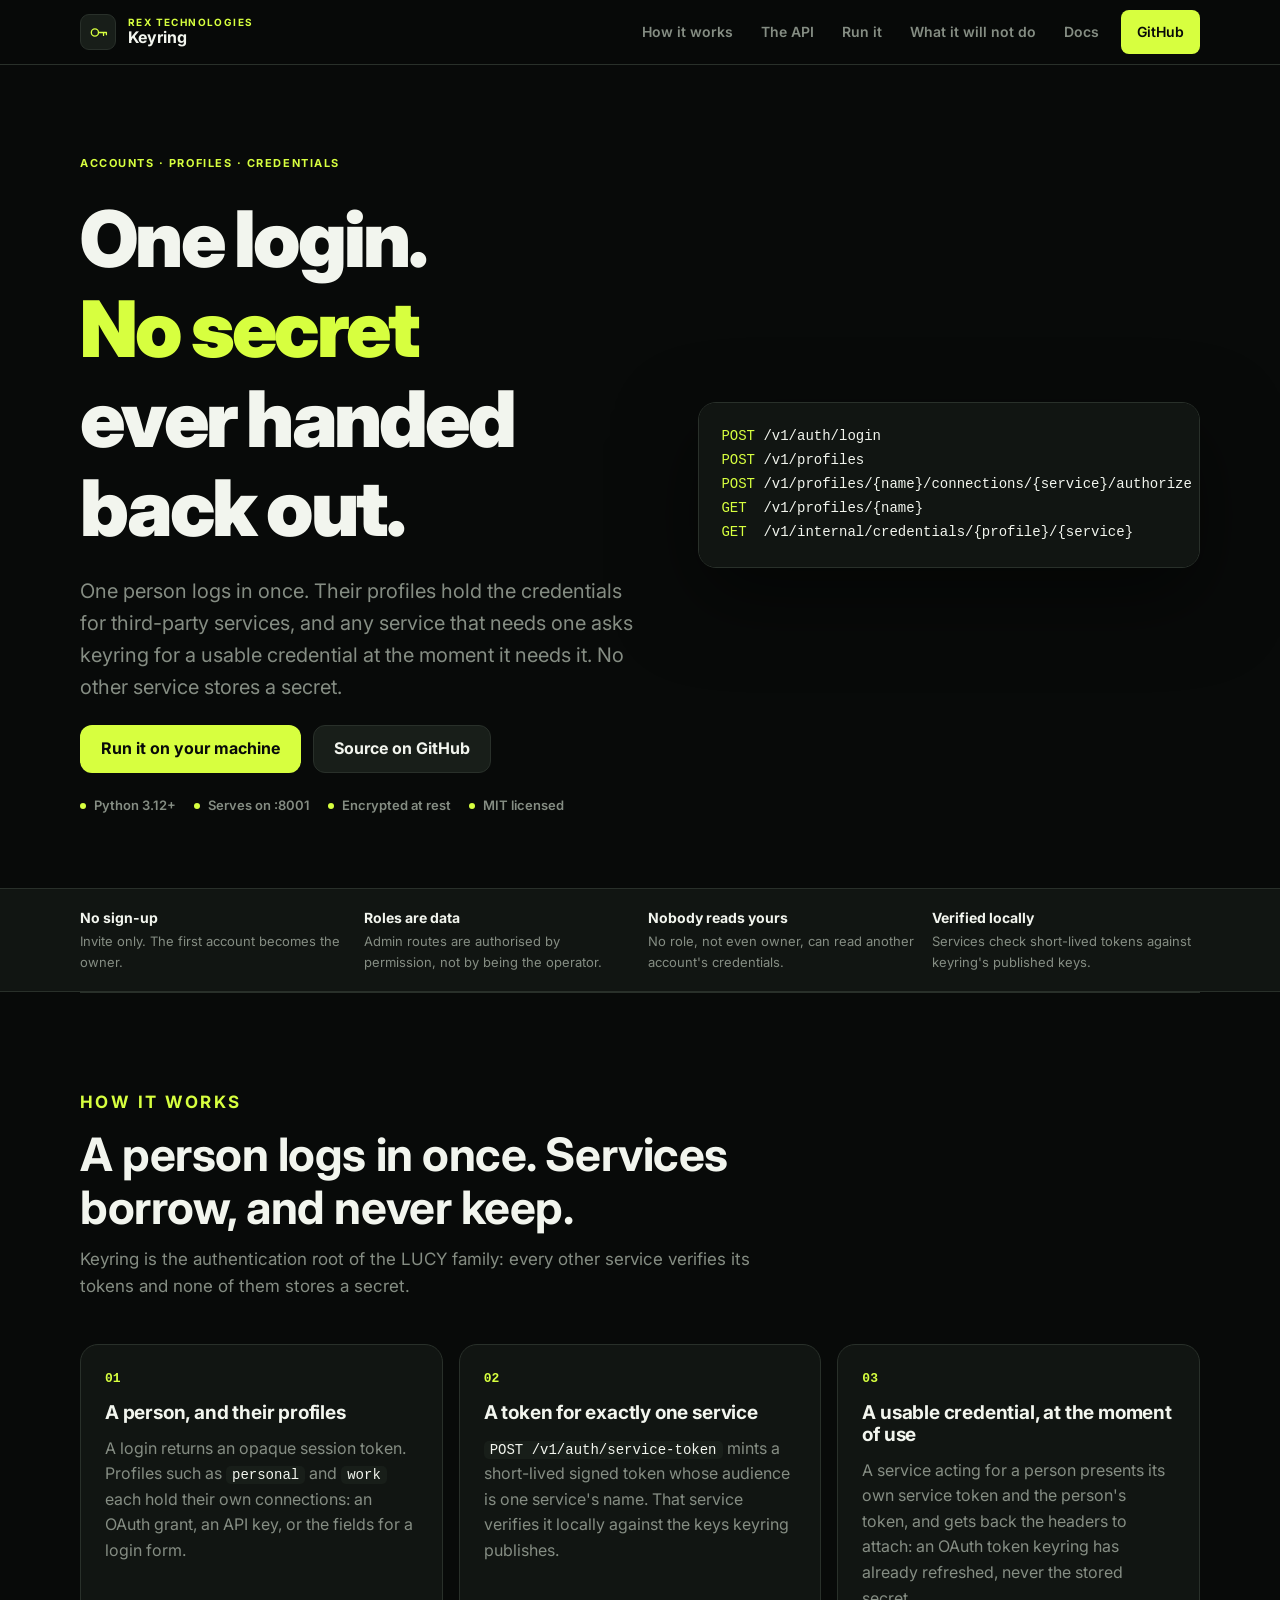
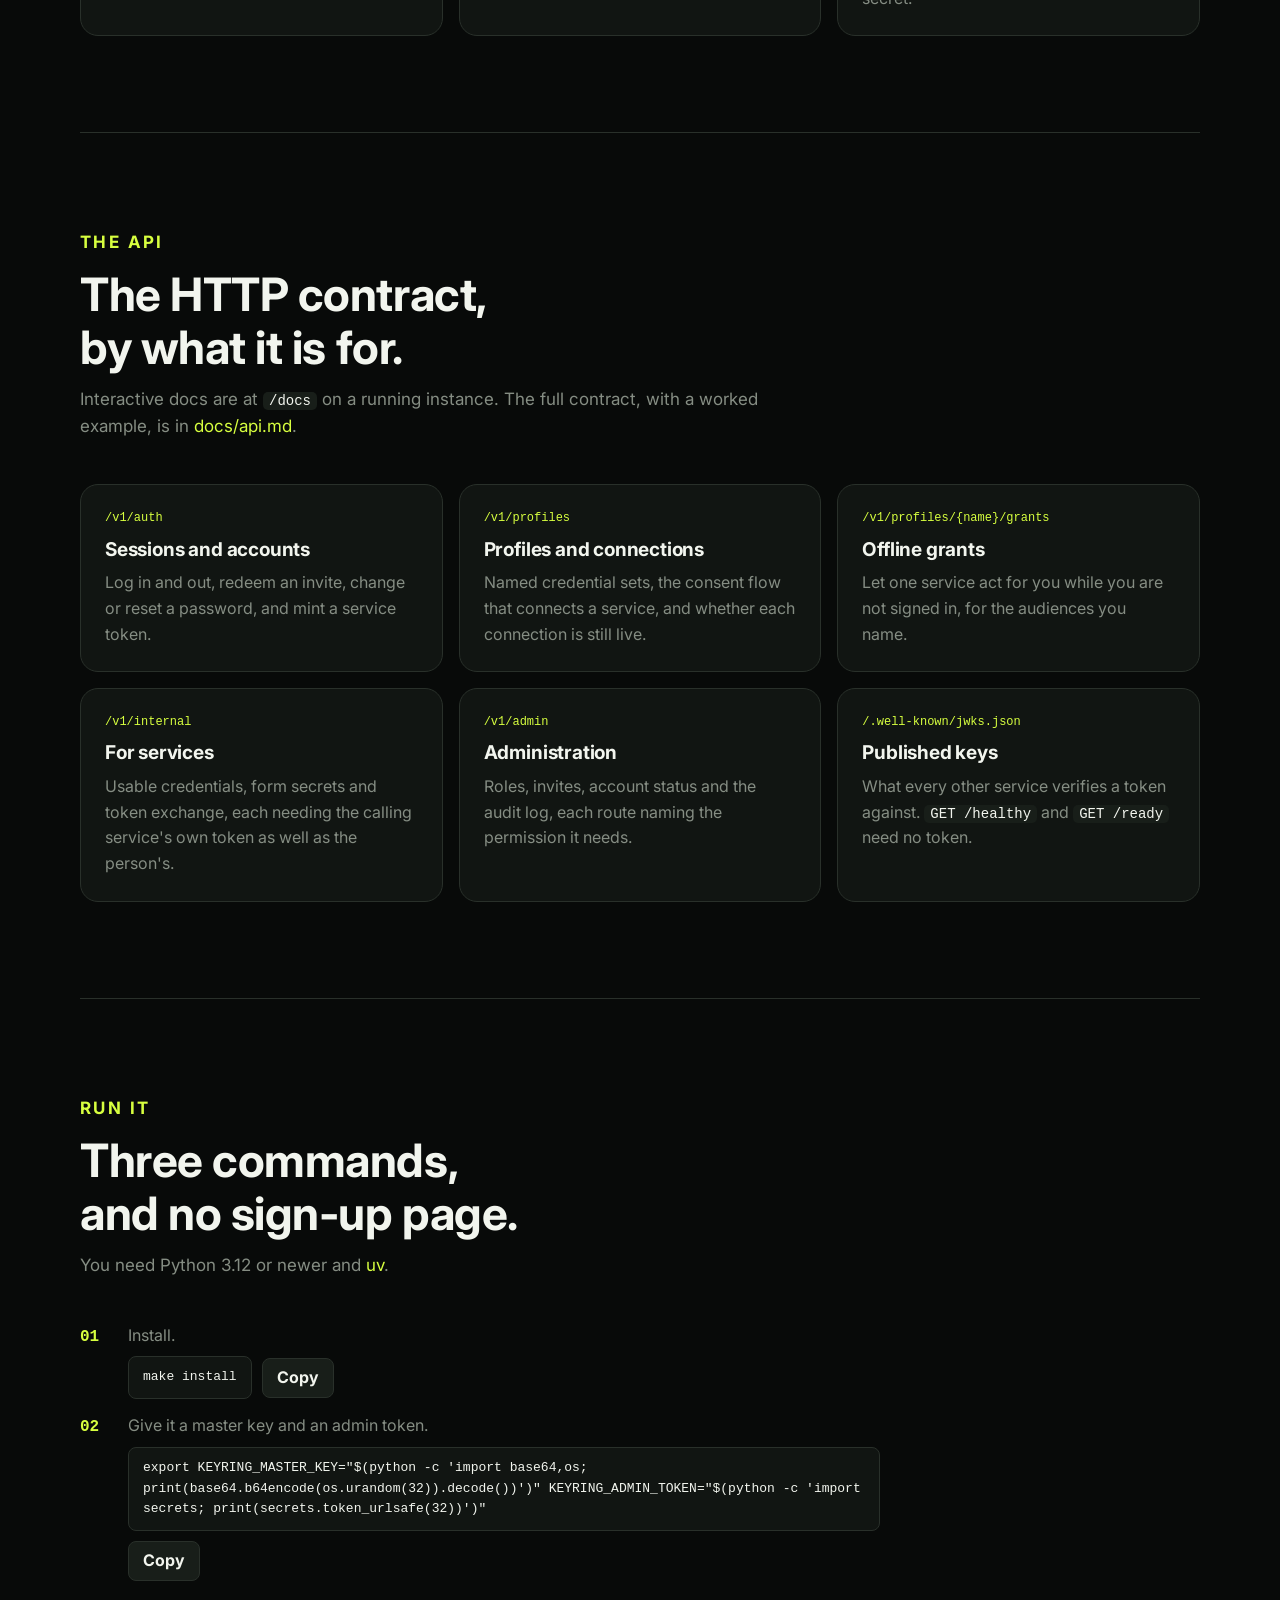
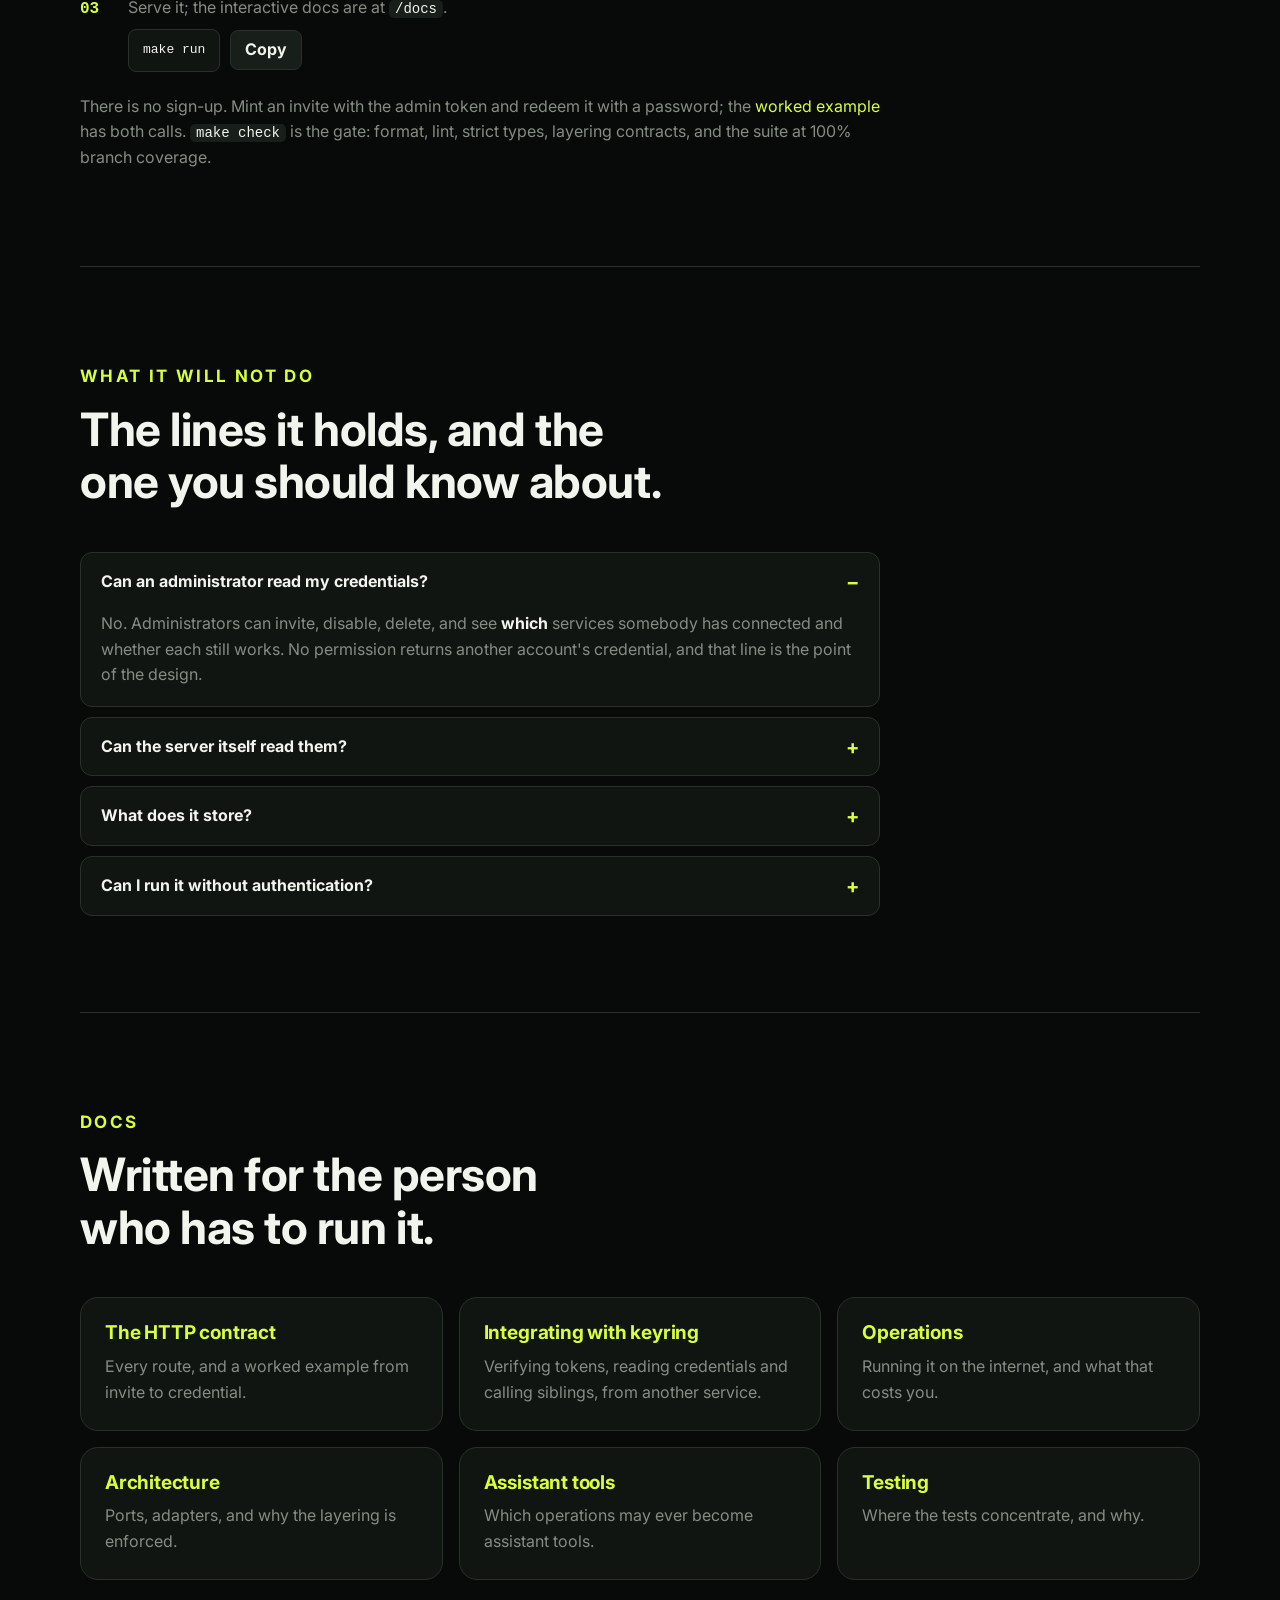
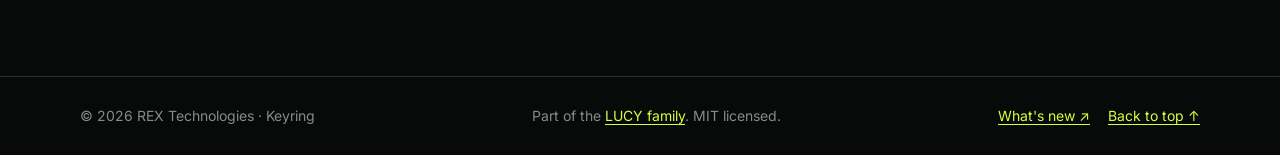
<file: site/index.html>
<!doctype html>
<html lang="en" class="no-js">
<head>
<meta charset="utf-8">
<meta name="viewport" content="width=device-width,initial-scale=1">
<meta name="description" content="Keyring holds accounts, profiles and credentials. One person logs in once; services ask for a usable credential at the moment they need it, and no endpoint ever hands a stored secret back out. A REX Technologies product.">
<meta name="robots" content="index,follow">
<meta name="color-scheme" content="dark">
<meta name="theme-color" content="#080A09">
<meta property="og:title" content="Keyring — the vault your services authenticate against — REX Technologies">
<meta property="og:description" content="Keyring holds accounts, profiles and credentials. One person logs in once; services ask for a usable credential at the moment they need it, and no endpoint ever hands a stored secret back out. A REX Technologies product.">
<meta property="og:type" content="website">
<meta property="og:url" content="https://tochi-mba.github.io/Keyring-api/">
<meta name="twitter:card" content="summary">
<link rel="canonical" href="https://tochi-mba.github.io/Keyring-api/">
<link rel="icon" href="favicon.svg" type="image/svg+xml">
<link rel="preconnect" href="https://fonts.googleapis.com">
<link rel="preconnect" href="https://fonts.gstatic.com" crossorigin>
<link href="https://fonts.googleapis.com/css2?family=Inter:wght@400;600;700;900&display=swap" rel="stylesheet">
<link rel="stylesheet" href="styles.css">
<script>document.documentElement.classList.replace("no-js","js");</script>
<noscript><style>@media(max-width:760px){.site-nav{display:flex!important;position:static!important;flex-direction:column}.menu-button{display:none!important}}</style></noscript>
<title>Keyring — the vault your services authenticate against — REX Technologies</title>
</head>
<body>
<a class="skip-link" href="#main">Skip to content</a>
<div class="ambient ambient-one" aria-hidden="true"></div>
<div class="ambient ambient-two" aria-hidden="true"></div>

<header class="site-header">
  <div class="container nav-wrap">
    <a class="brand" href="#top" aria-label="Keyring, by REX Technologies">
      <span class="brand-mark" aria-hidden="true"><svg viewBox="0 0 32 32"><circle cx="11" cy="16" r="5"/><path d="M16 16h11M23 16v4M27 16v3"/></svg></span>
      <span class="brand-lockup"><span class="brand-company">REX Technologies</span><span class="brand-name">Keyring</span></span>
    </a>
    <button class="menu-button" type="button" aria-expanded="false" aria-controls="site-nav"><span class="sr-only">Toggle navigation</span><span></span><span></span></button>
    <nav id="site-nav" class="site-nav" aria-label="Primary navigation">
      <a href="#how">How it works</a>
      <a href="#api">The API</a>
      <a href="#install">Run it</a>
      <a href="#limits">What it will not do</a>
      <a href="#docs">Docs</a>
      <a class="nav-github" href="https://github.com/tochi-mba/Keyring-api">GitHub</a>
    </nav>
  </div>
</header>

<main id="main">
  <section class="hero container" id="top">
    <div class="hero-copy">
      <p class="eyebrow signal">Accounts · profiles · credentials</p>
      <h1>One login. <span>No secret</span> ever handed back out.</h1>
      <p class="hero-lede">One person logs in once. Their profiles hold the credentials for third-party services, and any service that needs one asks keyring for a usable credential at the moment it needs it. No other service stores a secret.</p>
      <div class="hero-actions">
        <a class="button button-primary" href="#install">Run it on your machine</a>
        <a class="button button-secondary" href="https://github.com/tochi-mba/Keyring-api">Source on GitHub</a>
      </div>
      <div class="hero-meta">
        <span>Python 3.12+</span>
        <span>Serves on :8001</span>
        <span>Encrypted at rest</span>
        <span>MIT licensed</span>
      </div>
    </div>
    <pre class="console" aria-label="The routes keyring is built around"><code><span class="k">POST</span> /v1/auth/login                                       -&gt; an opaque session token
<span class="k">POST</span> /v1/profiles                                         -&gt; a named credential set
<span class="k">POST</span> /v1/profiles/{name}/connections/{service}/authorize  -&gt; an OAuth consent URL
<span class="k">GET</span>  /v1/profiles/{name}                                  -&gt; which connections exist, and whether they are live
<span class="k">GET</span>  /v1/internal/credentials/{profile}/{service}         -&gt; headers to attach, for a service acting for a person</code></pre>
  </section>

  <section class="trust-strip">
    <div class="container trust-grid">
      <div><strong>No sign-up</strong><span>Invite only. The first account becomes the owner.</span></div>
      <div><strong>Roles are data</strong><span>Admin routes are authorised by permission, not by being the operator.</span></div>
      <div><strong>Nobody reads yours</strong><span>No role, not even owner, can read another account&#x27;s credentials.</span></div>
      <div><strong>Verified locally</strong><span>Services check short-lived tokens against keyring&#x27;s published keys.</span></div>
    </div>
  </section>

  <section class="section container" id="how">
    <div class="section-heading">
      <p class="eyebrow signal">How it works</p>
      <h2>A person logs in once. Services borrow, and never keep.</h2>
      <p>Keyring is the authentication root of the LUCY family: every other service verifies its tokens and none of them stores a secret.</p>
    </div>
    <div class="steps">
      <div class="step">
        <span class="step-number">01</span>
        <h3>A person, and their profiles</h3>
        <p>A login returns an opaque session token. Profiles such as <code>personal</code> and <code>work</code> each hold their own connections: an OAuth grant, an API key, or the fields for a login form.</p>
      </div>
      <div class="step">
        <span class="step-number">02</span>
        <h3>A token for exactly one service</h3>
        <p><code>POST /v1/auth/service-token</code> mints a short-lived signed token whose audience is one service's name. That service verifies it locally against the keys keyring publishes.</p>
      </div>
      <div class="step">
        <span class="step-number">03</span>
        <h3>A usable credential, at the moment of use</h3>
        <p>A service acting for a person presents its own service token and the person's token, and gets back the headers to attach: an OAuth token keyring has already refreshed, never the stored secret.</p>
      </div>
    </div>
  </section>

  <section class="section container" id="api">
    <div class="section-heading">
      <p class="eyebrow signal">The API</p>
      <h2>The HTTP contract, by what it is for.</h2>
      <p>Interactive docs are at <code>/docs</code> on a running instance. The full contract, with a worked example, is in <a href="https://github.com/tochi-mba/Keyring-api/blob/main/docs/api.md">docs/api.md</a>.</p>
    </div>
    <div class="feature-grid">
      <div class="feature-card"><span class="meta">/v1/auth</span><h3>Sessions and accounts</h3><p>Log in and out, redeem an invite, change or reset a password, and mint a service token.</p></div>
      <div class="feature-card"><span class="meta">/v1/profiles</span><h3>Profiles and connections</h3><p>Named credential sets, the consent flow that connects a service, and whether each connection is still live.</p></div>
      <div class="feature-card"><span class="meta">/v1/profiles/{name}/grants</span><h3>Offline grants</h3><p>Let one service act for you while you are not signed in, for the audiences you name.</p></div>
      <div class="feature-card"><span class="meta">/v1/internal</span><h3>For services</h3><p>Usable credentials, form secrets and token exchange, each needing the calling service's own token as well as the person's.</p></div>
      <div class="feature-card"><span class="meta">/v1/admin</span><h3>Administration</h3><p>Roles, invites, account status and the audit log, each route naming the permission it needs.</p></div>
      <div class="feature-card"><span class="meta">/.well-known/jwks.json</span><h3>Published keys</h3><p>What every other service verifies a token against. <code>GET /healthy</code> and <code>GET /ready</code> need no token.</p></div>
    </div>
  </section>

  <section class="section container" id="install">
    <div class="section-heading">
      <p class="eyebrow signal">Run it</p>
      <h2>Three commands, and no sign-up page.</h2>
      <p>You need Python 3.12 or newer and <a href="https://docs.astral.sh/uv/">uv</a>.</p>
    </div>
    <ol class="install-steps">
      <li>Install.
        <div class="command-row"><code>make install</code><button class="copy-button" type="button" data-copy="make install">Copy</button></div>
      </li>
      <li>Give it a master key and an admin token.
        <div class="command-row"><code>export KEYRING_MASTER_KEY="$(python -c 'import base64,os; print(base64.b64encode(os.urandom(32)).decode())')" KEYRING_ADMIN_TOKEN="$(python -c 'import secrets; print(secrets.token_urlsafe(32))')"</code><button class="copy-button" type="button" data-copy="export KEYRING_MASTER_KEY=&quot;$(python -c &#x27;import base64,os; print(base64.b64encode(os.urandom(32)).decode())&#x27;)&quot; KEYRING_ADMIN_TOKEN=&quot;$(python -c &#x27;import secrets; print(secrets.token_urlsafe(32))&#x27;)&quot;">Copy</button></div>
      </li>
      <li>Serve it; the interactive docs are at <code>/docs</code>.
        <div class="command-row"><code>make run</code><button class="copy-button" type="button" data-copy="make run">Copy</button></div>
      </li>
    </ol>
    <p class="install-note">There is no sign-up. Mint an invite with the admin token and redeem it with a password; the <a href="https://github.com/tochi-mba/Keyring-api/blob/main/docs/api.md#worked-example">worked example</a> has both calls. <code>make check</code> is the gate: format, lint, strict types, layering contracts, and the suite at 100% branch coverage.</p>
    <p id="copy-status" class="sr-only" aria-live="polite"></p>
  </section>

  <section class="section container" id="limits">
    <div class="section-heading">
      <p class="eyebrow signal">What it will not do</p>
      <h2>The lines it holds, and the one you should know about.</h2>
    </div>
    <div class="faq">
      <details open>
        <summary>Can an administrator read my credentials?</summary>
        <p>No. Administrators can invite, disable, delete, and see <strong>which</strong> services somebody has connected and whether each still works. No permission returns another account's credential, and that line is the point of the design.</p>
      </details>
      <details>
        <summary>Can the server itself read them?</summary>
        <p>Yes, and you should tell the people you onboard. Unattended token refresh needs to decrypt without the owner present, so there is no version of this that refreshes someone's token overnight and cannot read it.</p>
      </details>
      <details>
        <summary>What does it store?</summary>
        <p>Credentials and nothing else. Browser profiles, cookies, cache and downloaded files belong to the service that uses them.</p>
      </details>
      <details>
        <summary>Can I run it without authentication?</summary>
        <p>No. It has no unauthenticated mode, and it must sit behind TLS. Read the operations guide before exposing it.</p>
      </details>
    </div>
  </section>

  <section class="section container" id="docs">
    <div class="section-heading">
      <p class="eyebrow signal">Docs</p>
      <h2>Written for the person who has to run it.</h2>
    </div>
    <div class="feature-grid">
      <a class="feature-card link" href="https://github.com/tochi-mba/Keyring-api/blob/main/docs/api.md"><h3>The HTTP contract</h3><p>Every route, and a worked example from invite to credential.</p></a>
      <a class="feature-card link" href="https://github.com/tochi-mba/Keyring-api/blob/main/docs/integration.md"><h3>Integrating with keyring</h3><p>Verifying tokens, reading credentials and calling siblings, from another service.</p></a>
      <a class="feature-card link" href="https://github.com/tochi-mba/Keyring-api/blob/main/docs/operations.md"><h3>Operations</h3><p>Running it on the internet, and what that costs you.</p></a>
      <a class="feature-card link" href="https://github.com/tochi-mba/Keyring-api/blob/main/docs/architecture.md"><h3>Architecture</h3><p>Ports, adapters, and why the layering is enforced.</p></a>
      <a class="feature-card link" href="https://github.com/tochi-mba/Keyring-api/blob/main/docs/mcp.md"><h3>Assistant tools</h3><p>Which operations may ever become assistant tools.</p></a>
      <a class="feature-card link" href="https://github.com/tochi-mba/Keyring-api/blob/main/docs/testing.md"><h3>Testing</h3><p>Where the tests concentrate, and why.</p></a>
    </div>
  </section>
</main>

<footer class="site-footer">
  <div class="container footer-wrap">
    <span>© <span id="year">2026</span> REX Technologies · Keyring</span>
    <span>Part of the <a href="https://tochi-mba.github.io/LUCY-assistant/">LUCY family</a>. MIT licensed.</span>
    <span class="footer-links">
      <a href="https://github.com/tochi-mba/Keyring-api/blob/main/CHANGELOG.md">What's new <span aria-hidden="true">↗</span></a>
      <a href="#top">Back to top <span aria-hidden="true">↑</span></a>
    </span>
  </div>
</footer>
<script src="app.js" defer></script>
</body>
</html>
</file>
<file: site/styles.css>
/* Keyring — REX Technologies. The ink/signal palette shared across REX products; dark by design. */

:root{
  --ink:#080A09;
  --panel:#111512;
  --raised:#181E19;
  --line:#29302A;
  --text:#F2F5EE;
  --muted:#858D83;
  --signal:#D7FF3F;
  --live:#FF774D;
  --signal-wash:rgba(215,255,63,.10);
  --radius-s:8px;
  --radius-m:12px;
  --radius-l:18px;
  --gutter:clamp(16px,4vw,32px);
  --page:1120px;
  --section:clamp(56px,8vw,96px);
  --font:Inter,"Segoe UI",system-ui,-apple-system,"Helvetica Neue",Arial,sans-serif;
  --mono:"Cascadia Mono","SF Mono",Consolas,ui-monospace,Menlo,monospace;
  color-scheme:dark;
}

*,*::before,*::after{box-sizing:border-box}
html{background:var(--ink);scroll-behavior:smooth;-webkit-text-size-adjust:100%;overflow-x:hidden}
body{margin:0;background:var(--ink);color:var(--text);font-family:var(--font);font-size:16px;line-height:1.6;-webkit-font-smoothing:antialiased;overflow-x:hidden}
a{color:var(--signal);text-decoration:none}
a:hover{text-decoration:underline}
button{font:inherit}
svg{display:block}
code,kbd,pre{font-family:var(--mono)}
:focus-visible{outline:2px solid var(--signal);outline-offset:3px;border-radius:4px}

.container{width:min(var(--page),100% - 2 * var(--gutter));margin-inline:auto}
.section{padding:var(--section) 0;border-top:1px solid var(--line)}
.sr-only{position:absolute;width:1px;height:1px;padding:0;margin:-1px;overflow:hidden;clip:rect(0,0,0,0);white-space:nowrap;border:0}
.skip-link{position:absolute;left:12px;top:-60px;background:var(--signal);color:var(--ink);padding:10px 14px;border-radius:var(--radius-s);font-weight:700;z-index:100}
.skip-link:focus{top:12px}

h1,h2,h3{margin:0;line-height:1.15;font-weight:700;letter-spacing:-.01em}
h1,h2{text-wrap:balance}
h1{font-size:clamp(40px,6.4vw,78px);letter-spacing:-.035em;font-weight:900}
h1 span{color:var(--signal)}
h2{font-size:clamp(28px,4.2vw,46px)}
h3{font-size:19px}
p{margin:0}
strong{font-weight:700;color:var(--text)}
code{color:var(--text);background:var(--raised);padding:1px 6px;border-radius:5px;font-size:14px}
pre code{padding:0;background:none}

.eyebrow{font-size:11px;font-weight:700;letter-spacing:.14em;text-transform:uppercase;color:var(--muted);display:flex;align-items:center;gap:9px}
.eyebrow.signal{color:var(--signal)}

.ambient{position:fixed;border-radius:50%;filter:blur(90px);pointer-events:none;opacity:.14;z-index:-2}
.ambient-one{width:520px;height:520px;background:var(--signal);top:90px;right:-230px}
.ambient-two{width:420px;height:420px;background:var(--live);top:620px;left:-250px}

/* Header */
.site-header{position:sticky;top:0;z-index:50;background:rgba(8,10,9,.86);backdrop-filter:blur(12px);-webkit-backdrop-filter:blur(12px);border-bottom:1px solid var(--line)}
.nav-wrap{min-height:64px;display:flex;align-items:center;gap:12px}
.brand{display:flex;align-items:center;gap:12px;color:var(--text);min-height:44px}
.brand:hover{text-decoration:none}
.brand-mark{width:36px;height:36px;border-radius:9px;display:grid;place-items:center;background:var(--raised);border:1px solid var(--line)}
.brand-mark svg{width:23px;fill:none;stroke:var(--signal);stroke-width:1.8;stroke-linecap:round;stroke-linejoin:round}
.brand-lockup{display:flex;flex-direction:column;gap:1px;line-height:1.08}
.brand-company{font-size:10px;font-weight:700;letter-spacing:.14em;text-transform:uppercase;color:var(--signal)}
.brand-name{font-size:16px;font-weight:700;color:var(--text)}
.site-nav{margin-left:auto;display:flex;align-items:center;gap:4px}
.site-nav a{color:var(--muted);font-size:14px;font-weight:600;white-space:nowrap;padding:10px 12px;border-radius:var(--radius-s);min-height:44px;display:inline-flex;align-items:center}
.site-nav a:hover{color:var(--text);text-decoration:none;background:var(--raised)}
.nav-github{color:var(--ink)!important;background:var(--signal)!important;margin-left:6px;padding-inline:16px!important}
.nav-github:hover{opacity:.9}
.menu-button{margin-left:auto;display:none;min-width:44px;min-height:44px;padding:0 12px;border:1px solid var(--line);border-radius:var(--radius-s);background:transparent;color:var(--text);cursor:pointer}
.menu-button span:not(.sr-only){display:block;width:16px;height:2px;background:currentColor;margin:5px auto}

/* Hero */
.hero{display:grid;grid-template-columns:1.05fr .95fr;gap:clamp(28px,5vw,64px);align-items:center;padding:clamp(48px,7vw,96px) 0 clamp(40px,6vw,72px)}
.hero-copy{display:flex;flex-direction:column;gap:22px}
.hero-lede{font-size:clamp(17px,1.6vw,20px);color:var(--muted);max-width:56ch}
.hero-actions{display:flex;flex-wrap:wrap;gap:12px}
.hero-meta{display:flex;flex-wrap:wrap;gap:8px 18px;color:var(--muted);font-size:13px;font-weight:600}
.hero-meta span::before{content:"";display:inline-block;width:6px;height:6px;border-radius:50%;background:var(--signal);margin-right:8px;vertical-align:middle}
.button{display:inline-flex;align-items:center;gap:8px;min-height:48px;padding:0 20px;border-radius:var(--radius-m);font-weight:700;border:1px solid transparent}
.button:hover{text-decoration:none}
.button-primary{background:var(--signal);color:var(--ink)}
.button-primary:hover{filter:brightness(1.05)}
.button-secondary{background:var(--raised);color:var(--text);border-color:var(--line)}
.button-secondary:hover{border-color:var(--muted)}

/* A window showing a conversation or a plan */
.console{margin:0;padding:22px;border-radius:var(--radius-l);background:var(--panel);border:1px solid var(--line);overflow:auto;font-size:13.5px;line-height:1.7;color:var(--text);box-shadow:0 30px 80px rgba(0,0,0,.5)}
.console .you{color:var(--muted)}
.console .k{color:var(--signal)}
.console .s{color:var(--live)}

/* Trust strip */
.trust-strip{border-top:1px solid var(--line);border-bottom:1px solid var(--line);background:var(--panel)}
.trust-grid{display:grid;grid-template-columns:repeat(4,1fr);gap:16px;padding:18px 0}
.trust-grid div{display:flex;flex-direction:column;gap:2px}
.trust-grid strong{font-size:14px}
.trust-grid span{font-size:13px;color:var(--muted)}

/* Sections */
.section-heading{display:flex;flex-direction:column;gap:12px;max-width:72ch;margin-bottom:clamp(28px,4vw,44px)}
.section-heading p{color:var(--muted);font-size:17px}
.steps{display:grid;grid-template-columns:repeat(3,1fr);gap:16px}
.step{background:var(--panel);border:1px solid var(--line);border-radius:var(--radius-l);padding:24px;display:flex;flex-direction:column;gap:12px}
.step p{color:var(--muted)}
.step-number{font-family:var(--mono);color:var(--signal);font-weight:700;font-size:13px}
.feature-grid{display:grid;grid-template-columns:repeat(3,1fr);gap:16px}
.feature-card{background:var(--panel);border:1px solid var(--line);border-radius:var(--radius-l);padding:24px;display:flex;flex-direction:column;gap:10px}
.feature-card p{color:var(--muted)}
.feature-card.link:hover{border-color:var(--muted);text-decoration:none}
.feature-card .meta{font-family:var(--mono);font-size:12px;color:var(--signal)}

/* Install */
.install-steps{margin:0;padding-left:0;list-style:none;counter-reset:step;display:grid;gap:14px;max-width:80ch}
.install-steps li{counter-increment:step;position:relative;padding-left:48px;color:var(--muted)}
.install-steps li::before{content:counter(step,decimal-leading-zero);position:absolute;left:0;top:2px;font-family:var(--mono);font-weight:700;color:var(--signal)}
.install-steps a{text-decoration:underline;text-underline-offset:3px}
.command-row{display:flex;flex-wrap:wrap;align-items:center;gap:10px;margin-top:8px}
.command-row code{padding:10px 14px;border-radius:var(--radius-s);border:1px solid var(--line);background:var(--panel);font-size:13px;overflow:auto;max-width:100%}
.copy-button{min-height:40px;padding:0 14px;border-radius:var(--radius-s);border:1px solid var(--line);background:var(--raised);color:var(--text);font-weight:700;cursor:pointer}
.copy-button:hover{border-color:var(--muted)}
.install-note{margin-top:22px;color:var(--muted);max-width:80ch}

/* FAQ */
.faq{display:grid;gap:10px;max-width:80ch}
.faq details{background:var(--panel);border:1px solid var(--line);border-radius:var(--radius-m);padding:0 20px}
.faq summary{cursor:pointer;padding:16px 0;font-weight:700;list-style:none;display:flex;justify-content:space-between;gap:16px;align-items:center}
.faq summary::-webkit-details-marker{display:none}
.faq summary::after{content:"+";color:var(--signal);font-weight:700;font-size:20px;line-height:1}
.faq details[open] summary::after{content:"−"}
.faq p{padding:0 0 18px;color:var(--muted)}

/* Footer */
.site-footer{border-top:1px solid var(--line);padding:28px 0;color:var(--muted);font-size:14px}
.footer-wrap{display:flex;flex-wrap:wrap;justify-content:space-between;gap:10px}
.site-footer a{text-decoration:underline;text-underline-offset:3px}
.footer-links{display:flex;flex-wrap:wrap;gap:18px}

/* 404 */
.not-found{padding:clamp(72px,14vh,140px) 0;max-width:720px}
.not-found h1{margin:14px 0 0;font-size:clamp(34px,5.6vw,60px)}
.not-found .hero-lede{margin-top:16px}
.not-found .hero-actions{margin-top:28px}

@media(prefers-reduced-motion:reduce){html{scroll-behavior:auto}*,*::before,*::after{transition:none!important;animation:none!important}}

/* Responsive */
@media(max-width:1000px){
  .hero{grid-template-columns:1fr}
  .steps,.feature-grid{grid-template-columns:repeat(2,1fr)}
  .trust-grid{grid-template-columns:repeat(2,1fr)}
}
@media(max-width:760px){
  .menu-button{display:block}
  .site-nav{display:none;position:absolute;left:0;right:0;top:100%;flex-direction:column;align-items:stretch;padding:10px var(--gutter) 16px;background:var(--ink);border-bottom:1px solid var(--line)}
  .site-nav.open{display:flex}
  .site-nav a{min-height:46px}
  .nav-github{margin-left:0;justify-content:center}
  .brand-name{font-size:14px}
  .steps,.feature-grid{grid-template-columns:1fr}
}
@media(max-width:420px){
  .trust-grid{grid-template-columns:1fr}
}
</file>
